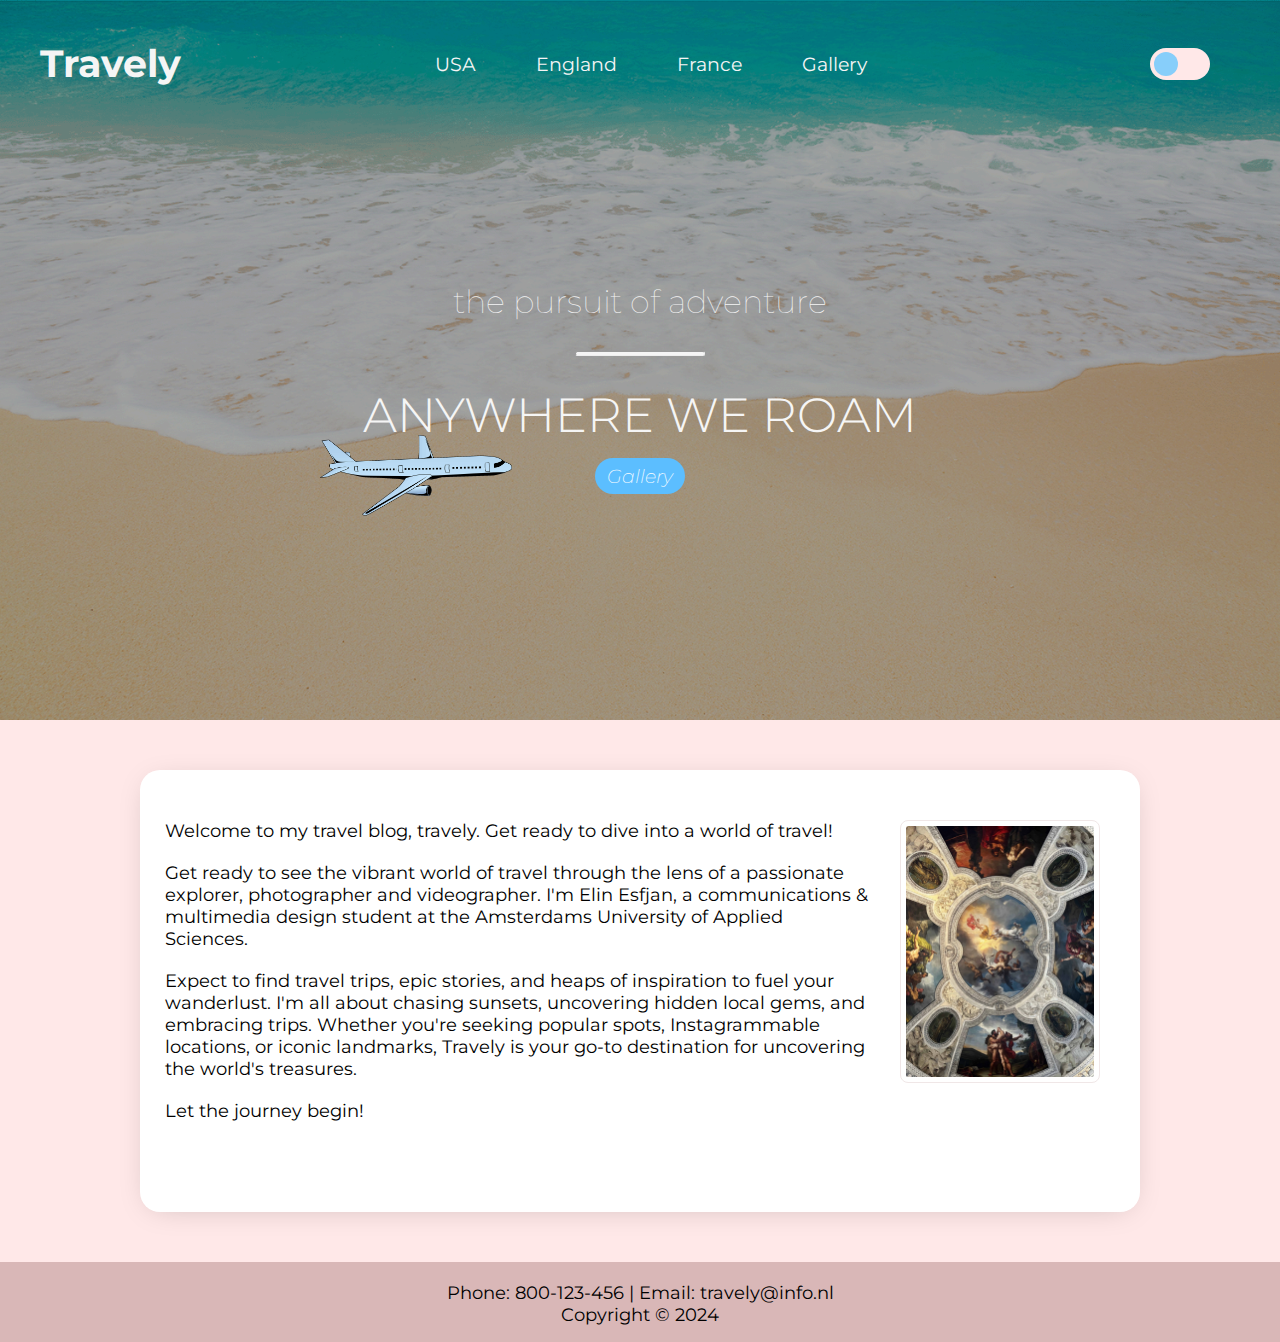
<file: index.html>
<!DOCTYPE html>
<html lang="en">

<head>
  <meta charset="UTF-8">
  <meta name="viewport" content="width=device-width, initial-scale=1,0">
  <title>Travely</title>
  <link href="style.css" rel="stylesheet" type="text/css">
  <style>
    @import url('https://fonts.googleapis.com/css2?family=Montserrat:ital,wght@0,100;0,200;0,300;0,400;0,500;0,600;0,700;0,800;1,100;1,200;1,300;1,400;1,500;1,600;1,700&display=swap');
  </style>
</head>

<body>
  <script src="https://ajax.googleapis.com/ajax/libs/jquery/3.6.0/jquery.min.js"></script>
  <script src="script.js"></script>

  <header class="header-home">

    <nav>
      <a href="index.html">
        <h1 class="logo">Travely</h1>
      </a>
      <ul>
        <li><a href="usa.html">USA</a></li>
        <li><a href="england.html">England</a></li>
        <li><a href="france.html">France</a></li>
        <li><a href="gallery.html">Gallery</a></li>
      </ul>

      <div class="radio-btn">
        <div class="radio-inner"></div>
      </div>
    </nav>

    <section class="container-airplane">
      <label class="airplane">
        <img src="images/vliegtuig-1.png" alt="vliegtuig">
      </label>

      <div class="header-content">
        <h2>the pursuit of adventure</h2>
        <hr>
        <h1>ANYWHERE WE ROAM</h1>
        <div class="zoom">
          <a href="gallery.html" class="ctn">Gallery</a>
        </div>
      </div>
    </section>
  </header>

  <main>
    <section class="reusable-box">
      <div class="wrapper2">
        <img src="images/louvre1.jpg" alt="artwork in the louvre" class="index-image">
        <article class="text-box1">
          <p>Welcome to my travel blog, travely.
            Get ready to dive into a world of travel!</p>
          <p>Get ready to see the vibrant world of travel through the lens of a passionate explorer,
            photographer and videographer. I'm Elin Esfjan, a communications & multimedia design student at the
            Amsterdams University of Applied Sciences.</p>
          <p>Expect to find travel trips, epic stories, and heaps of inspiration to fuel your wanderlust.
            I'm all about chasing sunsets, uncovering hidden local gems, and embracing trips. Whether
            you're seeking popular spots, Instagrammable locations, or iconic landmarks, Travely is your go-to
            destination for uncovering the world's treasures.
          </p>
          <p>Let the journey begin!</p>
        </article>
      </div>
    </section>

    <footer>
      <p>Phone: 800-123-456 | Email: travely@info.nl</p>
      <p>Copyright © 2024</p>
    </footer>
  </main>
</body>

</html>
</file>
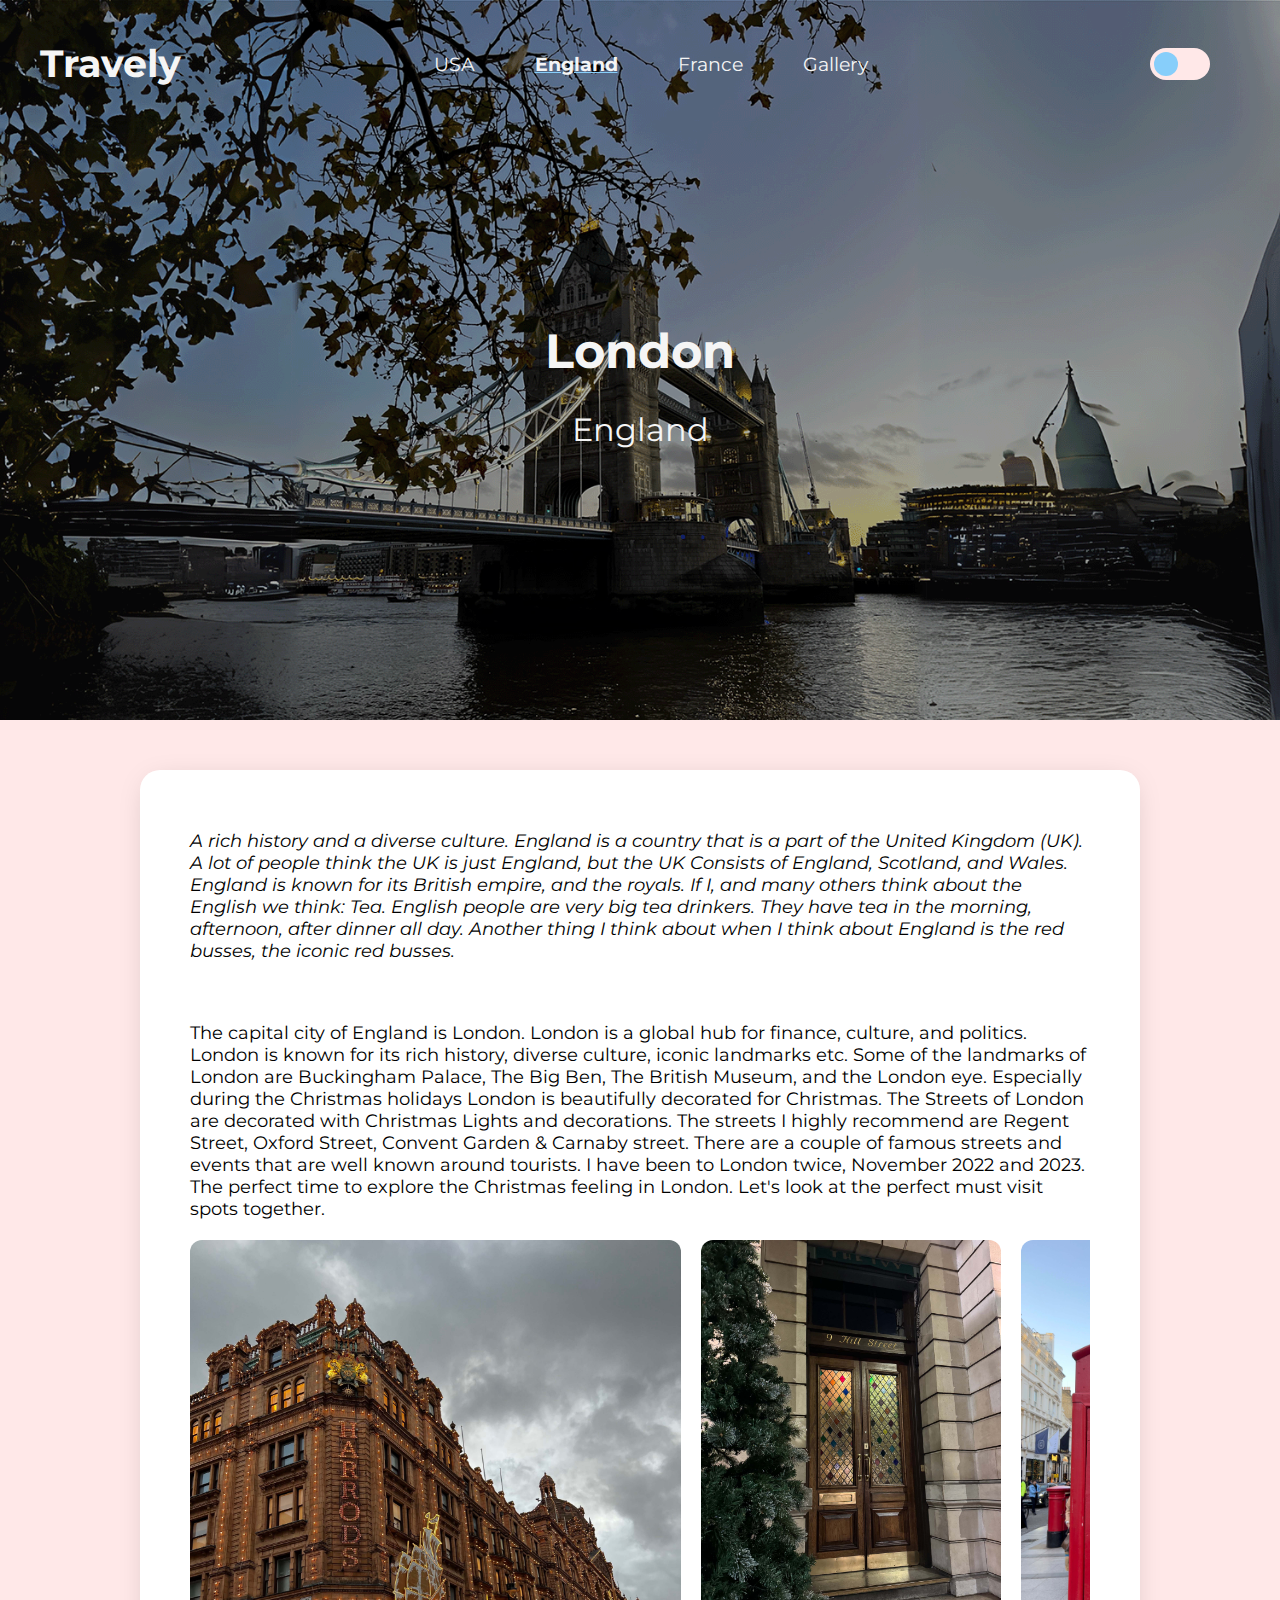
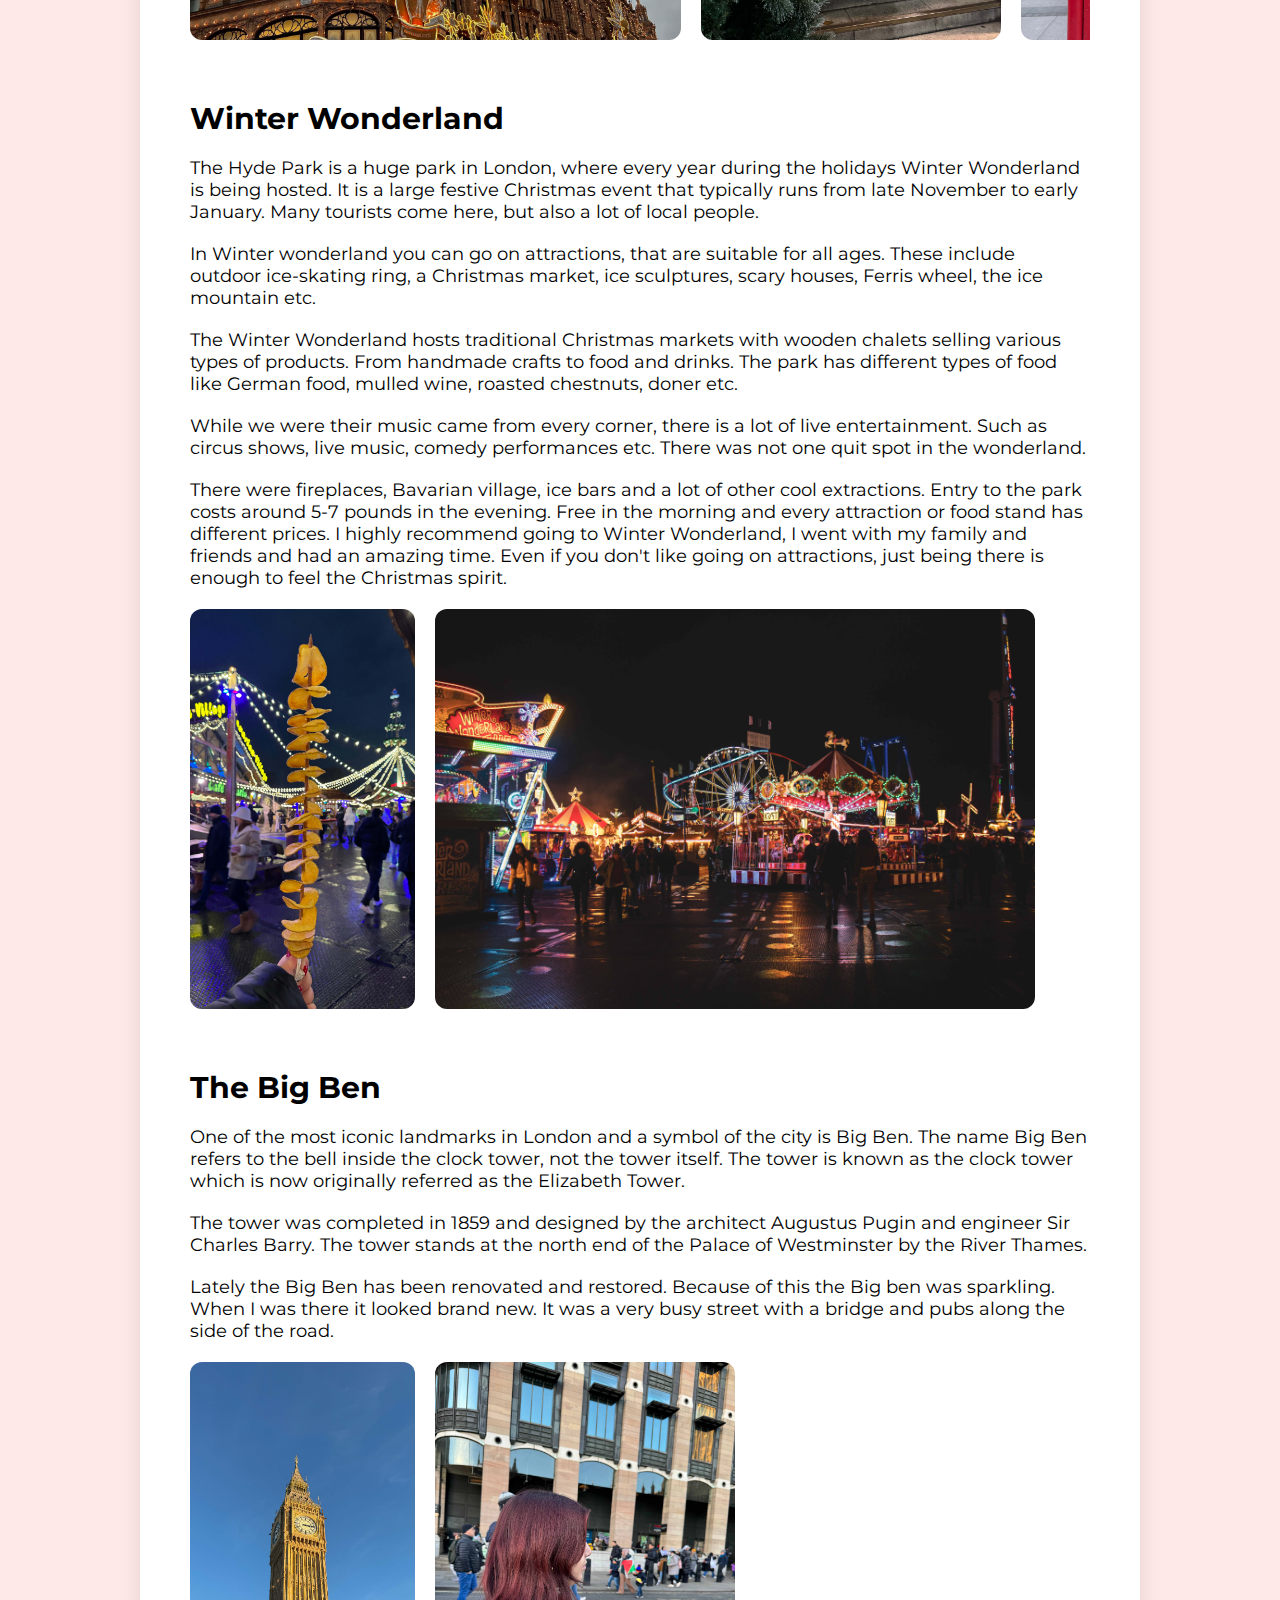
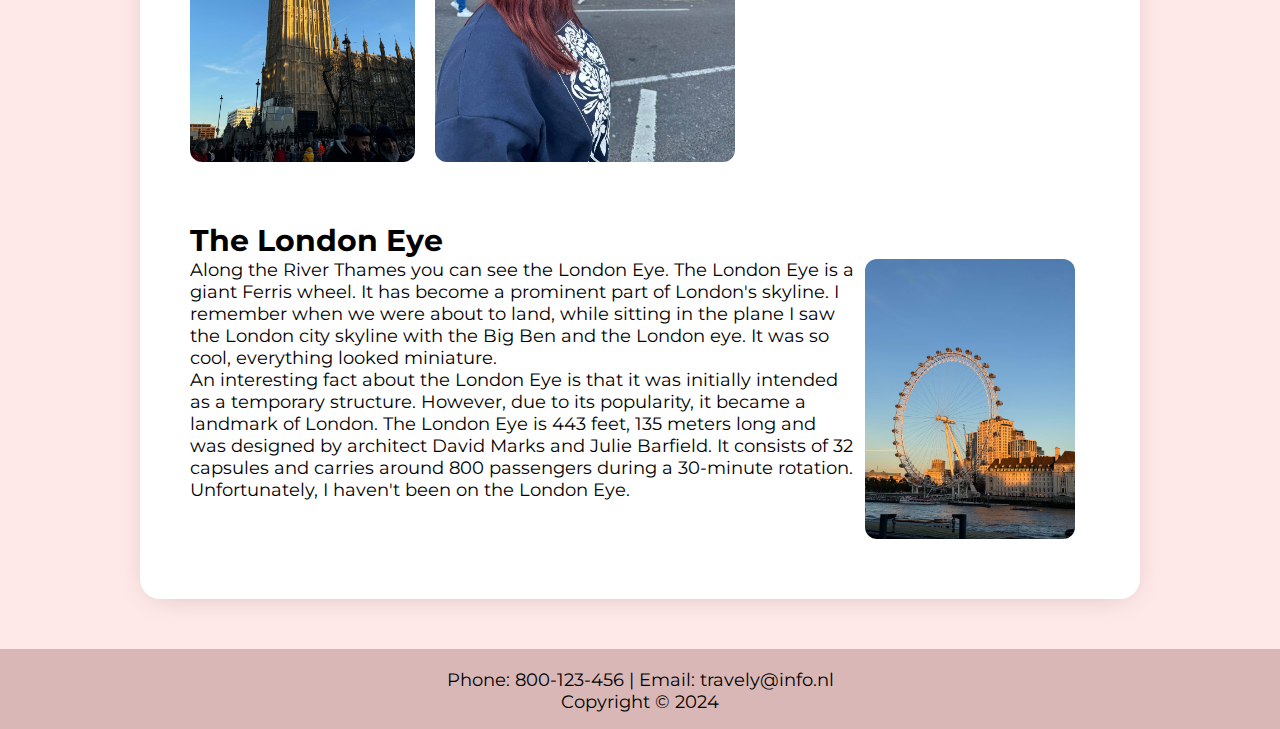
<file: england.html>
<!DOCTYPE html>
<html lang="en">

<head>
  <meta charset="UTF-8">
  <meta name="viewport" content="width=device-width, initial-scale=1.0">
  <title>England</title>
  <link href="style.css" rel="stylesheet" type="text/css">
  <style>
    @import url("https://fonts.googleapis.com/css2?family=Montserrat:ital,wght@0,100;0,200;0,300;0,400;0,500;0,600;0,700;0,800;1,100;1,200;1,300;1,400;1,500;1,600;1,700&display=swap");
  </style>
</head>

<body>
  <script src="https://ajax.googleapis.com/ajax/libs/jquery/3.6.0/jquery.min.js"></script>
  <script src="script.js"></script>
  <header class="header-london">
    <nav>
      <a href="index.html">
        <h1 class="logo">Travely</h1>
      </a>
      <ul>
        <li><a href="usa.html">USA</a></li>
        <li class="active"><a href="england.html">England</a></li>
        <li><a href="france.html">France</a></li>
        <li><a href="gallery.html">Gallery</a></li>
      </ul>

      <div class="radio-btn">
        <div class="radio-inner"></div>
      </div>

    </nav>

    <section class="header-inner">
      <h1>London</h1>
      <h2>England</h2>
    </section>
  </header>

  <main>
    <section class="reusable-box">

      <article class="info-wrapper">
        <p><em>
            A rich history and a diverse culture. England is a country that is a
            part of the United Kingdom (UK). A lot of people think the UK is
            just England, but the UK Consists of England, Scotland, and Wales.
            England is known for its British empire, and the royals. If I, and
            many others think about the English we think: Tea. English people
            are very big tea drinkers. They have tea in the morning, afternoon,
            after dinner all day. Another thing I think about when I think about
            England is the red busses, the iconic red busses. </em></p>
      </article>

      <article class="info-wrapper">
        <p>
          The capital city of England is London. London is a global hub for
          finance, culture, and politics. London is known for its rich history,
          diverse culture, iconic landmarks etc. Some of the landmarks of London
          are Buckingham Palace, The Big Ben, The British Museum, and the London
          eye. Especially during the Christmas holidays London is beautifully
          decorated for Christmas. The Streets of London are decorated with
          Christmas Lights and decorations. The streets I highly recommend are
          Regent Street, Oxford Street, Convent Garden & Carnaby street. There
          are a couple of famous streets and events that are well known around
          tourists. I have been to London twice, November 2022 and 2023. The
          perfect time to explore the Christmas feeling in London. Let's look at
          the perfect must visit spots together.
        </p>
        <div class="images">
          <img src="images/harrods.jpg" alt="harrods">
          <img src="images/street5.jpg" alt="9 hill street">
          <img src="images/street2.jpg" alt="phonebooth in london">
          <img src="images/street3.jpg" alt="regent street in london">
          <img src="images/street4.jpg" alt="the ivy cafe">
        </div>
      </article>

      <section class="info-wrapper">
        <article class="info-layout">
          <h3>Winter Wonderland</h3>
          <p>
            The Hyde Park is a huge park in London, where every year during the
            holidays Winter Wonderland is being hosted. It is a large festive
            Christmas event that typically runs from late November to early
            January. Many tourists come here, but also a lot of local people.
          </p>
          <p>
            In Winter wonderland you can go on attractions, that are suitable for
            all ages. These include outdoor ice-skating ring, a Christmas market,
            ice sculptures, scary houses, Ferris wheel, the ice mountain etc.
          </p>
          <p>
            The Winter Wonderland hosts traditional Christmas markets with wooden
            chalets selling various types of products. From handmade crafts to
            food and drinks. The park has different types of food like German
            food, mulled wine, roasted chestnuts, doner etc.
          </p>
          <p>
            While we were their music came from every corner, there is a lot of
            live entertainment. Such as circus shows, live music, comedy
            performances etc. There was not one quit spot in the wonderland.
          </p>
          <p>
            There were fireplaces, Bavarian village, ice bars and a lot of other
            cool extractions. Entry to the park costs around 5-7 pounds in the
            evening. Free in the morning and every attraction or food stand has
            different prices. I highly recommend going to Winter Wonderland, I
            went with my family and friends and had an amazing time. Even if you
            don't like going on attractions, just being there is enough to feel
            the Christmas spirit. </p>

          <div class="images">
            <img src="images/winterwonderland.jpg" alt="winterwonderland potato tornado">
            <img src="images/winterwonderland-overview.jpg" alt="overview of winter wonderland">
          </div>
        </article>
      </section>


      <section class="info-wrapper">
        <article class="info-layout">
          <h3>The Big Ben</h3>
          <p>
            One of the most iconic landmarks in London and a symbol of the city is
            Big Ben. The name Big Ben refers to the bell inside the clock tower,
            not the tower itself. The tower is known as the clock tower which is
            now originally referred as the Elizabeth Tower.
          </p>
          <p>
            The tower was completed in 1859 and designed by the architect Augustus
            Pugin and engineer Sir Charles Barry. The tower stands at the north
            end of the Palace of Westminster by the River Thames.
          </p>
          <p>
            Lately the Big Ben has been renovated and restored. Because of this
            the Big ben was sparkling. When I was there it looked brand new. It
            was a very busy street with a bridge and pubs along the side of the
            road.
          </p>
          <div class="images">
            <img src="images/bigben.jpg" alt="the big ben building">
            <img src="images/londonme.jpg" alt="the blogger looking at the big ben">
          </div>
        </article>
      </section>

      <section class="info-wrapper">
        <article class="wrapper">
          <h3>The London Eye</h3>
          <img src="images/londoneye.jpg" alt="the london eye" class="londoneye">
          <p>
            Along the River Thames you can see the London Eye. The London Eye is a
            giant Ferris wheel. It has become a prominent part of London's
            skyline. I remember when we were about to land, while sitting in the
            plane I saw the London city skyline with the Big Ben and the London
            eye. It was so cool, everything looked miniature.
          </p>
          <p>
            An interesting fact about the London Eye is that it was initially
            intended as a temporary structure. However, due to its popularity, it
            became a landmark of London. The London Eye is 443 feet, 135 meters
            long and was designed by architect David Marks and Julie Barfield. It
            consists of 32 capsules and carries around 800 passengers during a
            30-minute rotation. Unfortunately, I haven't been on the London Eye.
          </p>
        </article>
      </section>
    </section>
  </main>
  <footer>
    <p>Phone: 800-123-456 | Email: travely@info.nl</p>
    <p>Copyright © 2024</p>
  </footer>
</body>

</html>
</file>
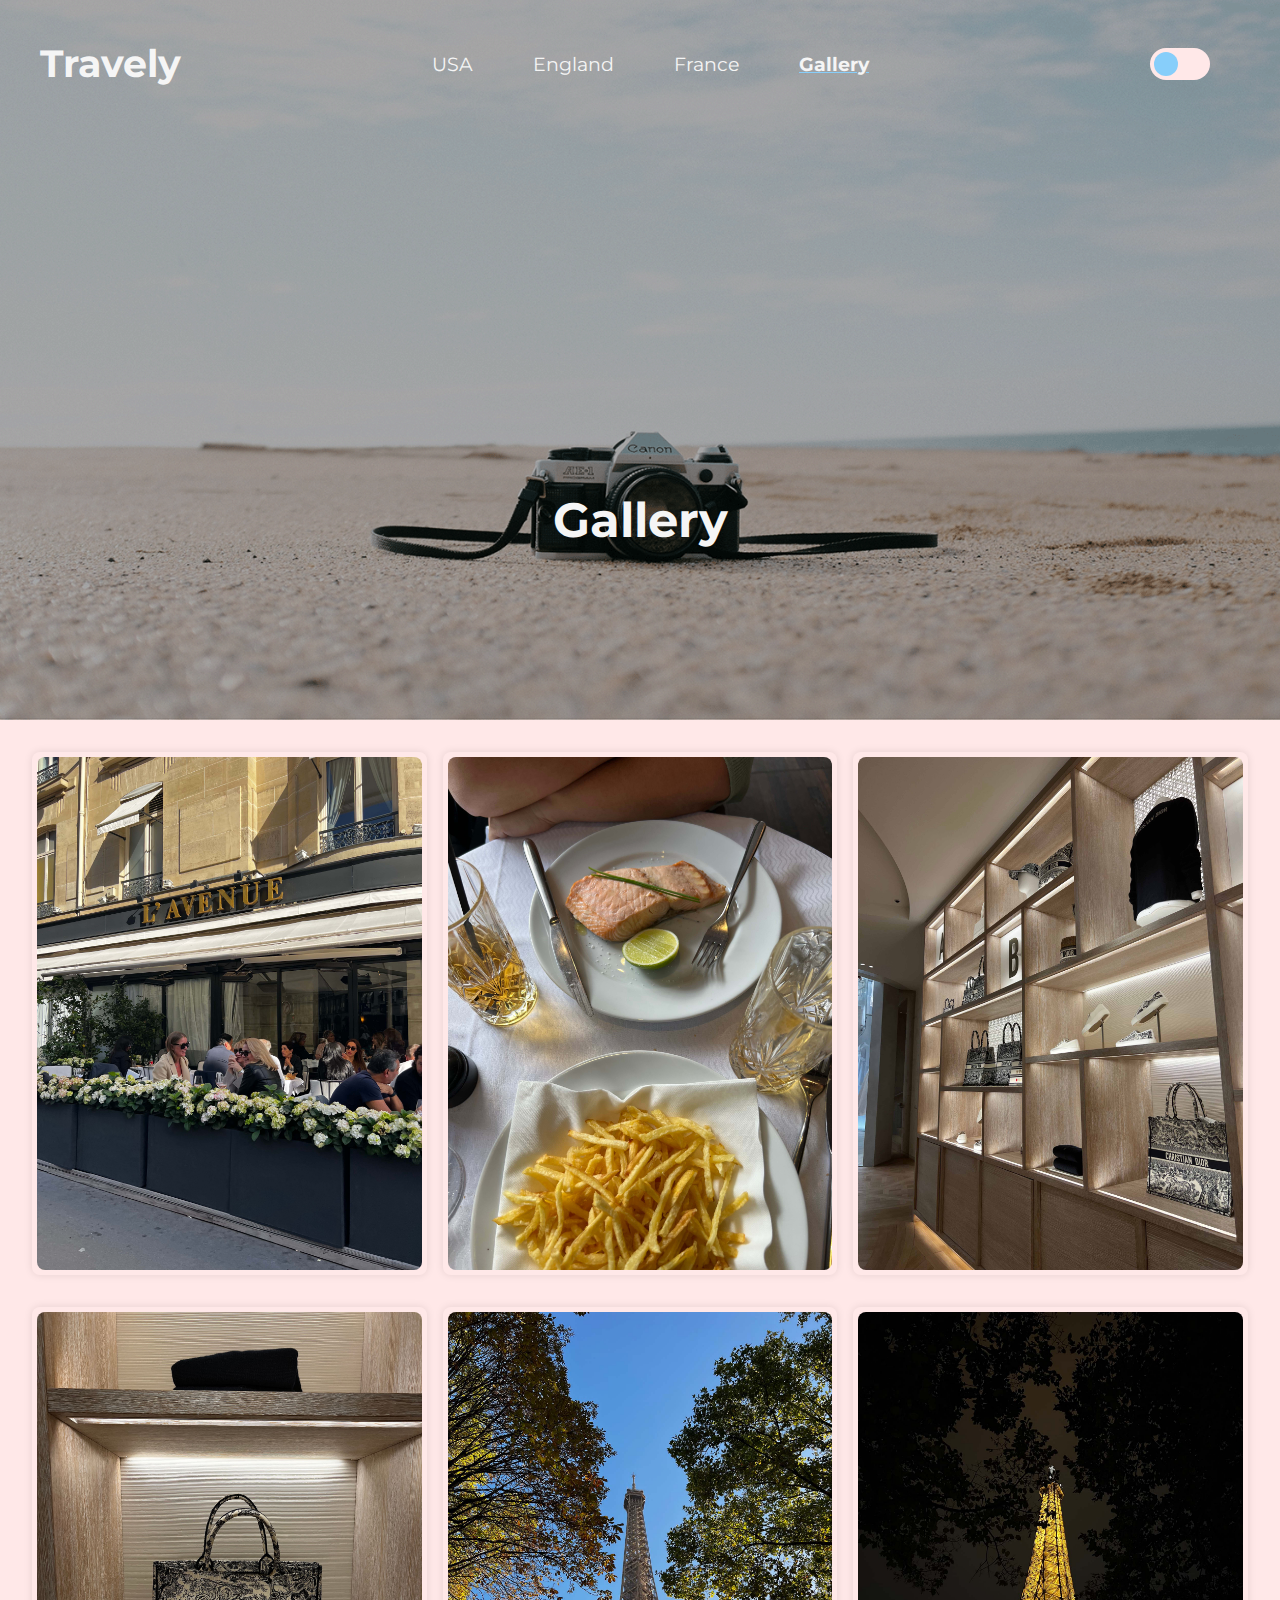
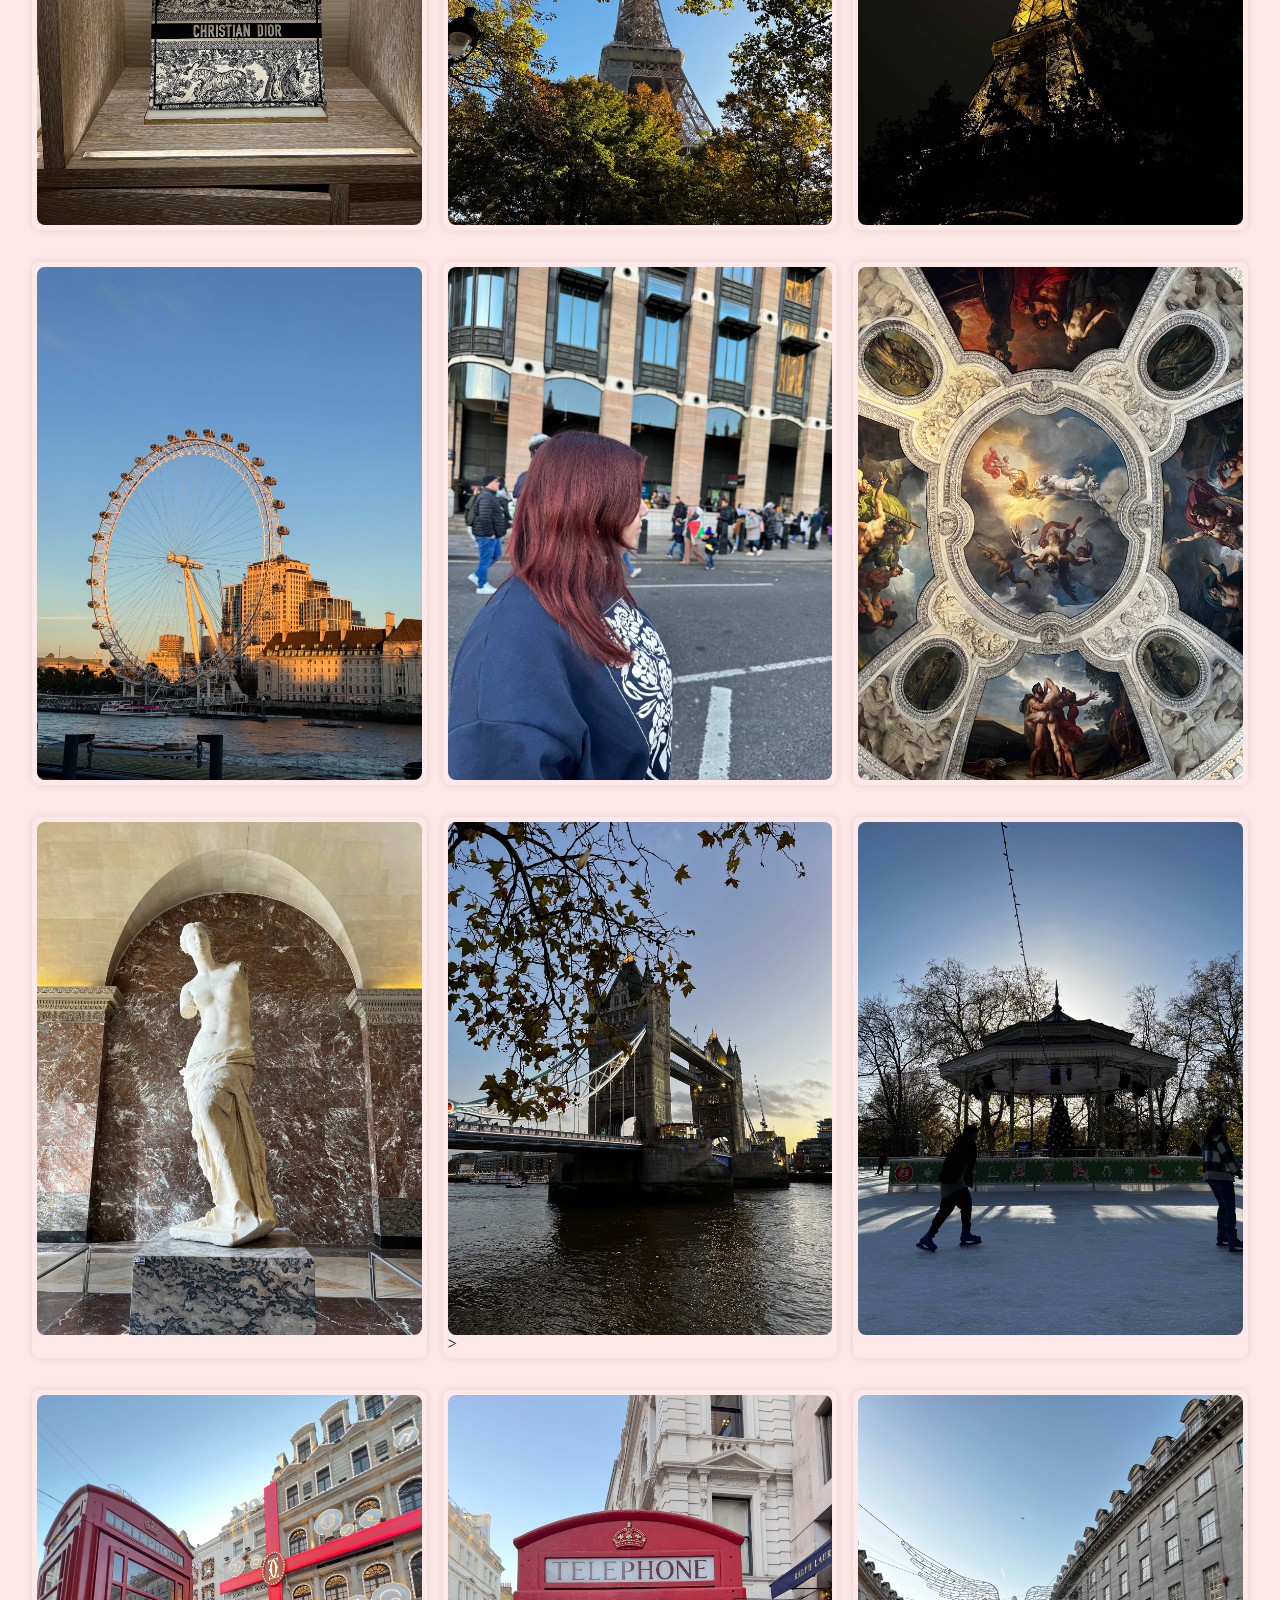
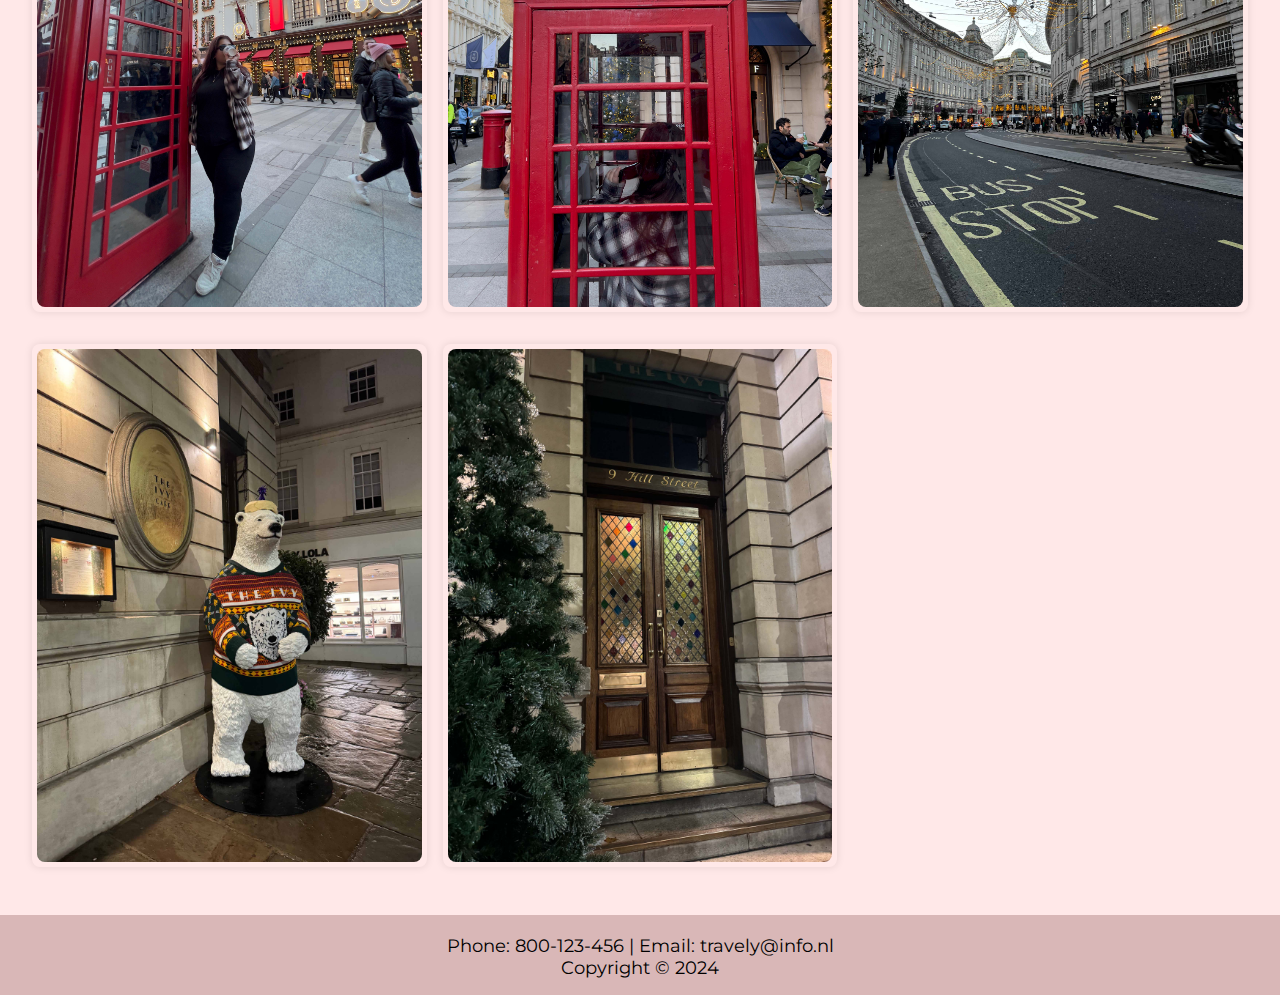
<file: gallery.html>
<!DOCTYPE html>
<html lang="en">

<head>
    <meta charset="UTF-8">
    <meta name="viewport" content="width=device-width, initial-scale=1.0">
    <title>United States of America</title>
    <link href="style.css" rel="stylesheet" type="text/css">
    <style>
        @import url('https://fonts.googleapis.com/css2?family=Montserrat:ital,wght@0,100;0,200;0,300;0,400;0,500;0,600;0,700;0,800;1,100;1,200;1,300;1,400;1,500;1,600;1,700&display=swap');
    </style>

<body>
    <script src="https://ajax.googleapis.com/ajax/libs/jquery/3.6.0/jquery.min.js"></script>
    <script src="script.js"></script>
    <header class="header-gallery">
        <nav>
            <a href="index.html">
                <h1 class="logo">Travely</h1>
            </a>
            <ul>
                <li><a href="usa.html">USA</a></li>
                <li><a href="england.html">England</a></li>
                <li><a href="france.html">France</a></li>
                <li class="active"><a href="gallery.html">Gallery</a></li>
                </ul>
                <div class="radio-btn">
                    <div class="radio-inner"></div>
                  </div>
            
        </nav>

        <section class="header-inner">
            <h1>Gallery</h1>
        </section>
    </header>

    <main>
        <section class="container">
            <figure class="image-container">
                <img src="images/avenue.jpg" alt="l'avenue restaurant">
            </figure>

            <figure class="image-container">
                <img src="images/avenueeten.jpg" alt="food from l'avenue">
            </figure>

            <figure class="image-container">
                <img src="images/diorcatalogus.jpg" alt="the dior catalog on the street of champs-élysées">
            </figure>

            <figure class="image-container">
                <img src="images/diortas.jpg" alt="a bag from dior">
            </figure>

            <figure class="image-container">
                <img src="images/eiffeltower-day.jpg" alt="the eiffeltower during daytime">
            </figure>

            <figure class="image-container">
                <img src="images/eiffeltowernight.jpg" alt="the eiffeltower during nighttime">
            </figure>

            <figure class="image-container">
                <img src="images/londoneye.jpg" alt="the london eye">
            </figure>

            <figure class="image-container">
                <img src="images/londonme.jpg" alt="the blogger in london">
            </figure>

            <figure class="image-container">
                <img src="images/louvre1.jpg" alt="a louvre artwork painting on the wall">
            </figure>

            <figure class="image-container">
                <img src="images/louvre2.jpg" alt="a statue at the louvre">
            </figure>

            <figure class="image-container">
                <img src="images/towerbridge.jpg" alt="tower bridge in london">>
            </figure>

            <figure class="image-container">
                <img src="images/skating.jpg" alt="people that are ice skating at winder wonderland">
            </figure>

            <figure class="image-container">
                <img src="images/street1.jpg" alt="a phone booth in london with the blogger">
            </figure>

            <figure class="image-container">
                <img src="images/street2.jpg" alt="a phone booth in london">
            </figure>

            <figure class="image-container">
                <img src="images/street3.jpg" alt="regent street in london">
            </figure>

            <figure class="image-container">
                <img src="images/street4.jpg" alt="the ivy cafe in london">
            </figure>

            <figure class="image-container">
                <img src="images/street5.jpg" alt="9th hill street in london">
            </figure>
        </section>
    </main>

    <footer>
        <p>Phone: 800-123-456 | Email: travely@info.nl</p>
        <p>Copyright © 2024</p>
    </footer>
</body>

</html>
</file>
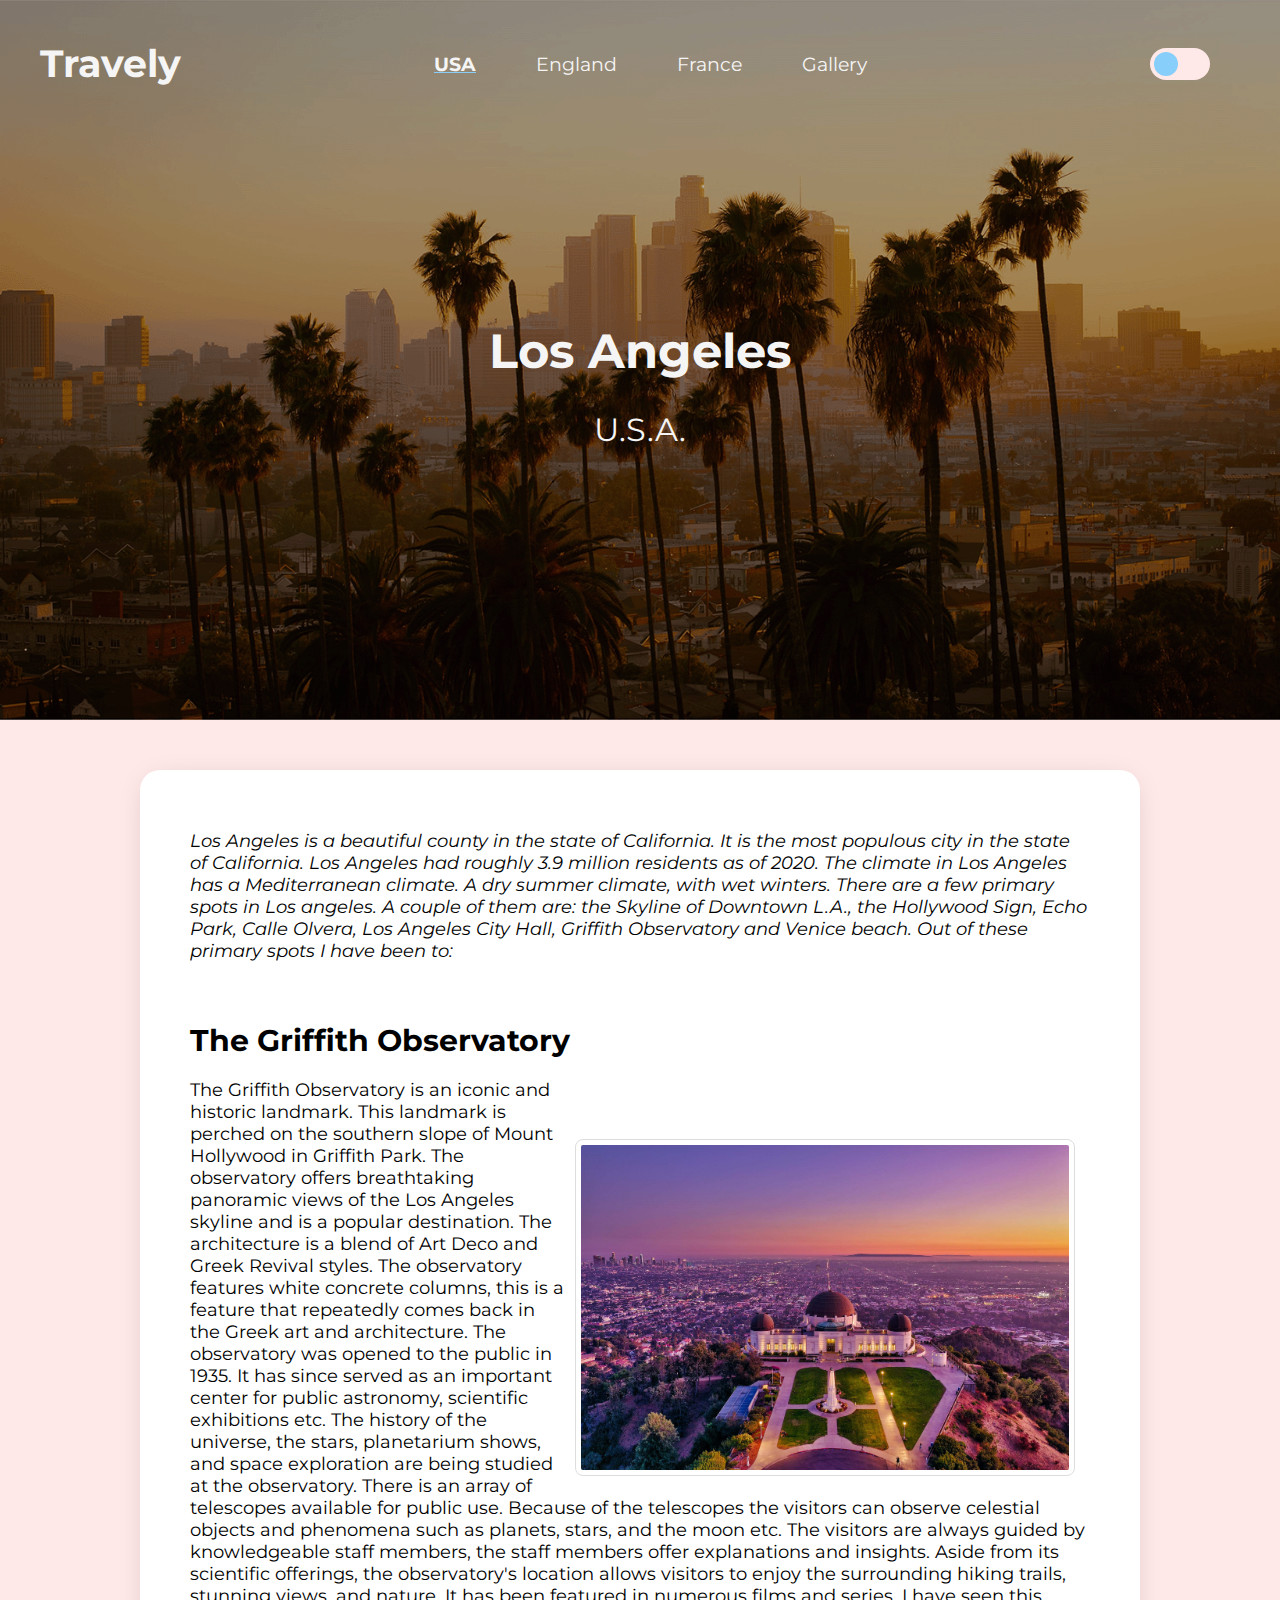
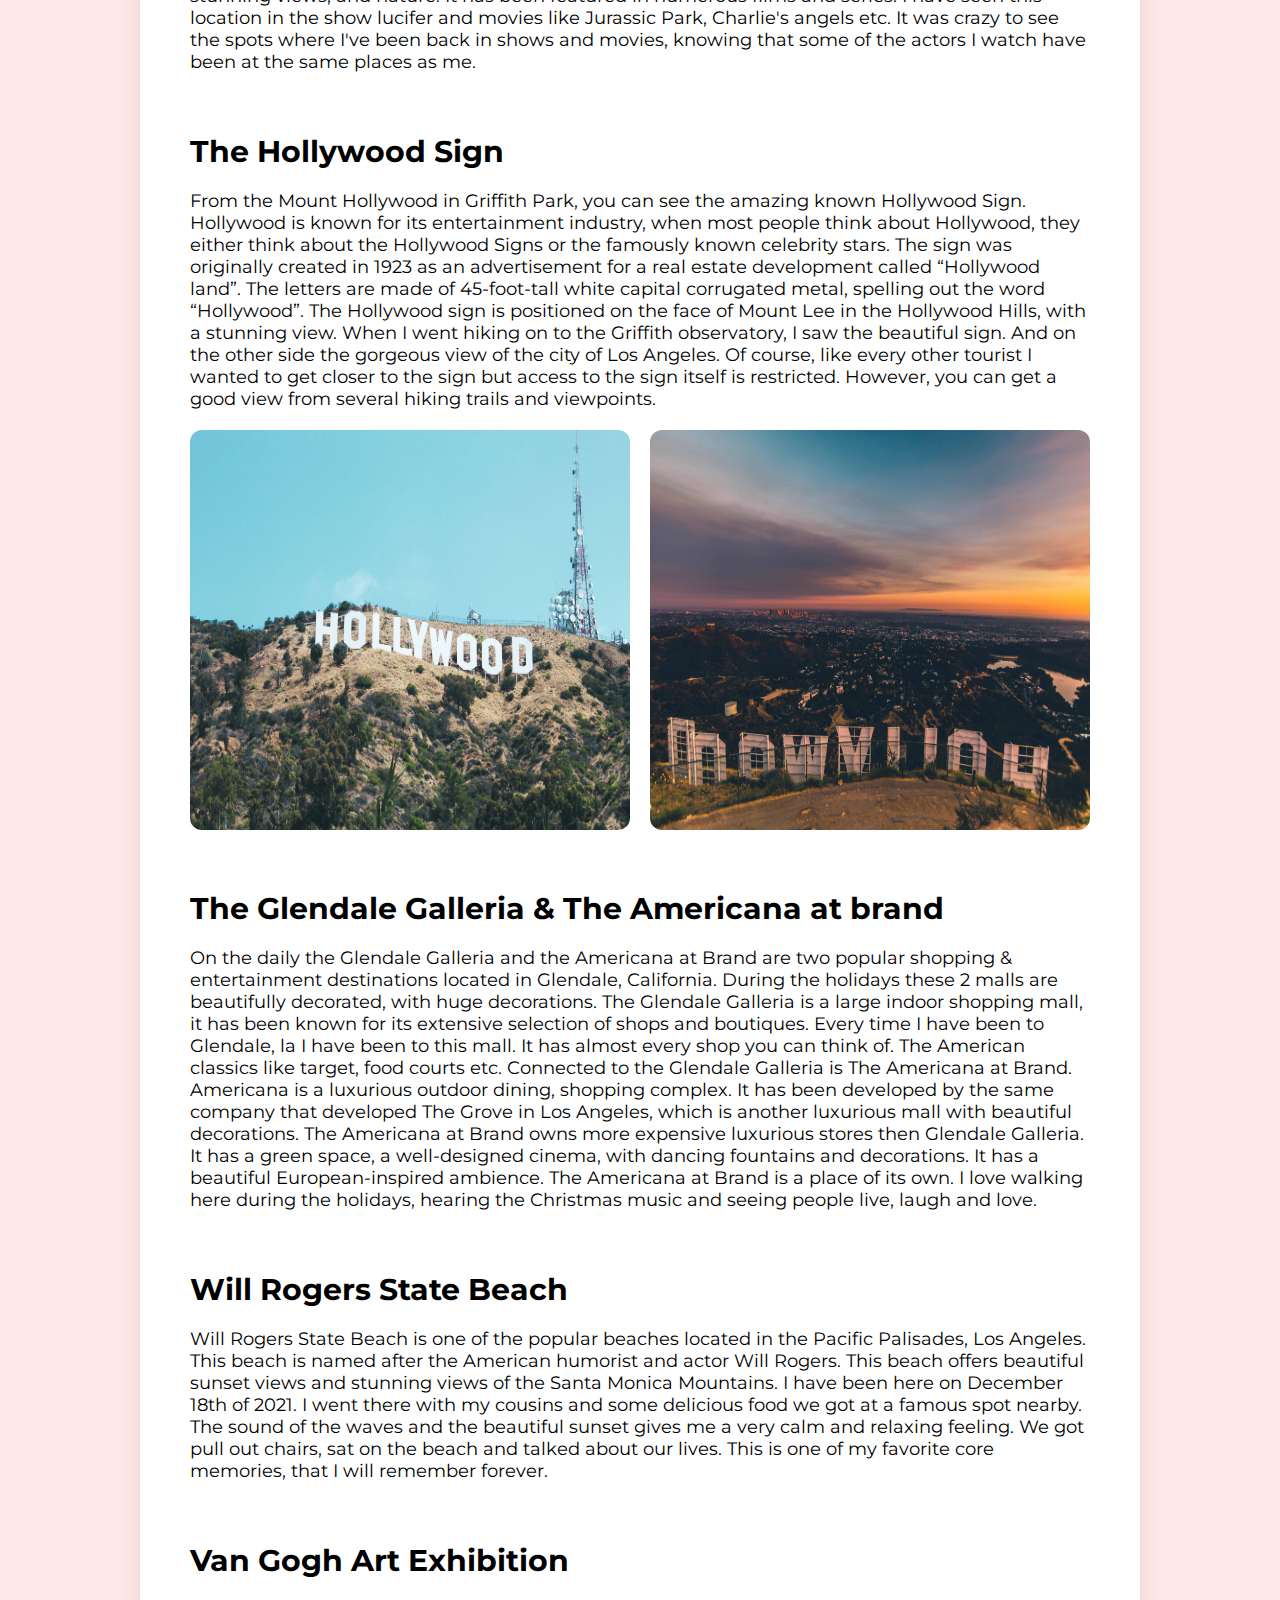
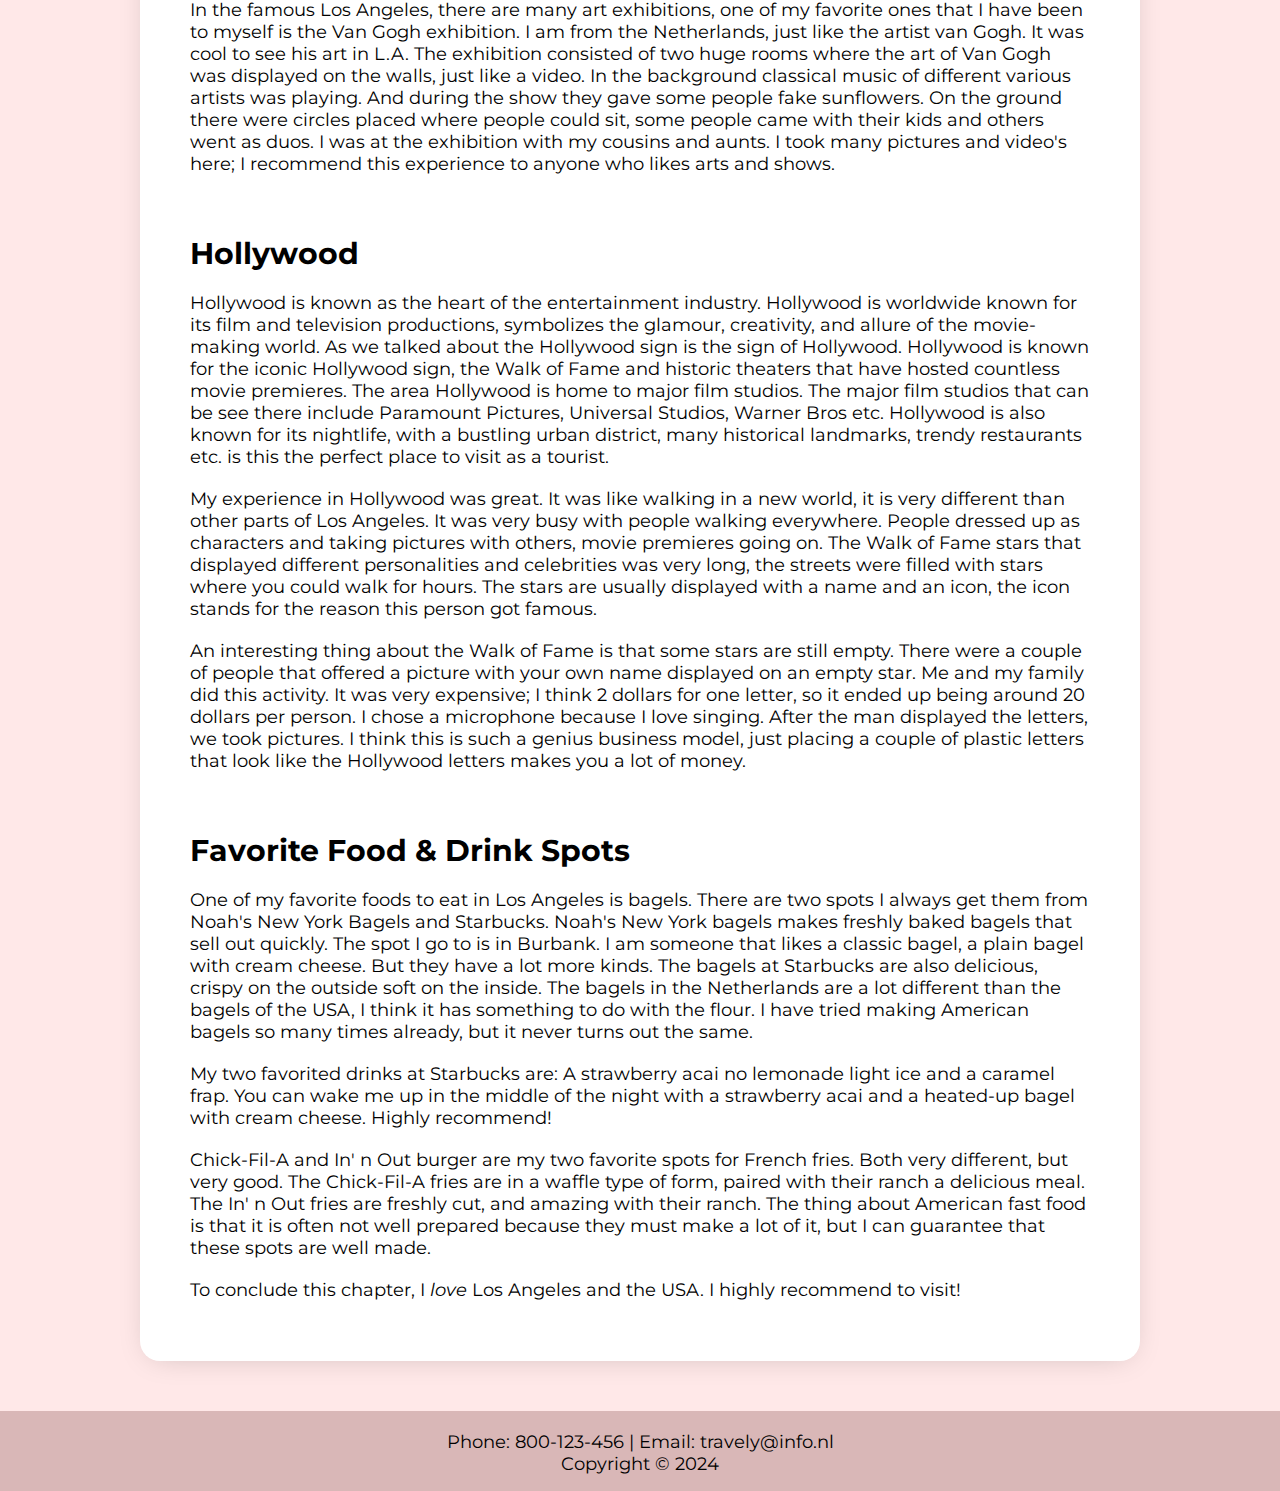
<file: usa.html>
<!DOCTYPE html>
<html lang="en">

<head>
    <meta charset="UTF-8">
    <meta name="viewport" content="width=device-width, initial-scale=1.0">
    <title>United States of America</title>
    <link href="style.css" rel="stylesheet" type="text/css">
    <style>
        @import url('https://fonts.googleapis.com/css2?family=Montserrat:ital,wght@0,100;0,200;0,300;0,400;0,500;0,600;0,700;0,800;1,100;1,200;1,300;1,400;1,500;1,600;1,700&display=swap');
    </style>

<body>
    <script src="https://ajax.googleapis.com/ajax/libs/jquery/3.6.0/jquery.min.js"></script>
    <script src="script.js"></script>
    <header class="header-los-angeles">

        <nav>
            <a href="index.html">
                <h1 class="logo">Travely</h1>
            </a>
            <ul>
                <li class="active"><a href="usa.html">USA</a></li>
                <li><a href="england.html">England</a></li>
                <li><a href="france.html">France</a></li>
                <li><a href="gallery.html">Gallery</a></li>
            </ul>
            <div class="radio-btn">
                <div class="radio-inner"></div>
              </div>

        </nav>

        <section class="header-inner">
            <h1>Los Angeles</h1>
            <h2>U.S.A.</h2>
        </section>
    </header>

    <main>
        <section class="reusable-box">
            <article class="info-wrapper">
                <p> <em>Los Angeles is a beautiful county in the state of California.
                        It is the most populous city in the state of California. Los Angeles had roughly 3.9 million
                        residents as of 2020.
                        The climate in Los Angeles has a Mediterranean climate. A dry summer climate, with wet winters.
                        There are a few primary spots in Los angeles.
                        A couple of them are: the Skyline of Downtown L.A., the Hollywood Sign, Echo Park, Calle Olvera,
                        Los Angeles City Hall,
                        Griffith Observatory and Venice beach.
                        Out of these primary spots I have been to: </em></p>
            </article>

                <section class="info-wrapper">
                    <h3>The Griffith Observatory</h3>

                    <section class="wrapper">
                        <img src="images/griffith.jpg" alt="griffith observatory in Los Angeles"
                            class="griffith-image">
                        <article class="text-box1">
                            <p> The Griffith Observatory is an iconic and historic landmark. This landmark is perched on
                                the
                                southern slope of Mount Hollywood in Griffith Park.
                                The observatory offers breathtaking panoramic views of the Los Angeles skyline and is a
                                popular destination.
                                The architecture is a blend of Art Deco and Greek Revival styles. The observatory
                                features
                                white concrete columns,
                                this is a feature that repeatedly comes back in the Greek art and architecture. The
                                observatory was opened to the public in 1935.
                                It has since served as an important center for public astronomy, scientific exhibitions
                                etc.
                                The history of the universe, the stars, planetarium shows, and space exploration are
                                being
                                studied at the observatory.
                                There is an array of telescopes available for public use. Because of the telescopes the
                                visitors can observe celestial objects
                                and phenomena such as planets, stars, and the moon etc. The visitors are always guided
                                by
                                knowledgeable staff members,
                                the staff members offer explanations and insights.
                                Aside from its scientific offerings, the observatory's location allows visitors to enjoy
                                the
                                surrounding hiking trails,
                                stunning views, and nature. It has been featured in numerous films and series.
                                I have seen this location in the show lucifer and movies like Jurassic Park, Charlie's
                                angels etc.
                                It was crazy to see the spots where I've been back in shows and movies, knowing that
                                some of
                                the actors I watch have been at the same places as me. </p>
                            </article>
                    </section>
                </section>

                <section class="info-wrapper">

                    <h3>The Hollywood Sign</h3>
                    <article class="info-layout">
                        <p> From the Mount Hollywood in Griffith Park, you can see the amazing known Hollywood Sign.
                            Hollywood is known for its entertainment industry, when most people think about Hollywood,
                            they either think about the Hollywood Signs or the famously known celebrity stars. The sign
                            was
                            originally created in 1923 as an advertisement for a real estate development called
                            “Hollywood land”.
                            The letters are made of 45-foot-tall white capital corrugated metal, spelling out the word
                            “Hollywood”.
                            The Hollywood sign is positioned on the face of Mount Lee in the Hollywood Hills, with a
                            stunning view.
                            When I went hiking on to the Griffith observatory, I saw the beautiful sign. And on the
                            other side the
                            gorgeous view of the city of Los Angeles. Of course, like every other tourist I wanted to
                            get closer to
                            the sign but access to the sign itself is restricted. However, you can get a good view from
                            several hiking
                            trails and viewpoints. </p>
                        <div class="images">
                            <img src="images/hollywood-sign.jpg" alt="hollywood sign" class="images">
                            <img src="images/hollywood-sign-view.jpg" alt="view from the hollywood sign"
                                class="images">
                        </div>
                    </article>
                </section>

                <section class="info-wrapper">

                    <h3>The Glendale Galleria & The Americana at brand</h3>
                    <article class="info-layout">
                        <p> On the daily the Glendale Galleria and the Americana at Brand are two popular shopping &
                            entertainment
                            destinations located in Glendale, California. During the holidays these 2 malls are
                            beautifully decorated,
                            with huge decorations. The Glendale Galleria is a large indoor shopping mall, it has been
                            known for its
                            extensive selection of shops and boutiques. Every time I have been to Glendale, la I have
                            been to this mall.
                            It has almost every shop you can think of. The American classics like target, food courts
                            etc.
                            Connected to the Glendale Galleria is The Americana at Brand. Americana is a luxurious
                            outdoor dining, shopping complex.
                            It has been developed by the same company that developed The Grove in Los Angeles, which is
                            another luxurious mall
                            with beautiful decorations. The Americana at Brand owns more expensive luxurious stores then
                            Glendale Galleria.
                            It has a green space, a well-designed cinema, with dancing fountains and decorations. It has
                            a beautiful European-inspired
                            ambience. The Americana at Brand is a place of its own. I love walking here during the
                            holidays, hearing the Christmas music
                            and seeing people live, laugh and love.
                        </p>
                    </article>
                </section>

                <article class="info-wrapper">
                    <h3>Will Rogers State Beach</h3>
                    <p>Will Rogers State Beach is one of the popular beaches located in the Pacific Palisades, Los
                        Angeles. This beach is named after
                        the American humorist and actor Will Rogers. This beach offers beautiful sunset views and
                        stunning views of the Santa Monica Mountains.
                        I have been here on December 18th of 2021. I went there with my cousins and some delicious
                        food we got at a famous spot nearby.
                        The sound of the waves and the beautiful sunset gives me a very calm and relaxing feeling.
                        We got pull out chairs, sat on the beach
                        and talked about our lives. This is one of my favorite core memories, that I will remember
                        forever.
                    </p>
                </article>

                <article class="info-wrapper">

                    <h3>Van Gogh Art Exhibition</h3>
                    <p> In the famous Los Angeles, there are many art exhibitions, one of my favorite ones that I
                        have been to myself is the Van Gogh exhibition.
                        I am from the Netherlands, just like the artist van Gogh. It was cool to see his art in L.A.
                        The exhibition consisted of two huge rooms
                        where the art of Van Gogh was displayed on the walls, just like a video. In the background
                        classical music of different various artists
                        was playing. And during the show they gave some people fake sunflowers. On the ground there
                        were circles placed where people could sit,
                        some people came with their kids and others went as duos. I was at the exhibition with my
                        cousins and aunts. I took many pictures and video's
                        here; I recommend this experience to anyone who likes arts and shows. </p>

                </article>

                <article class="info-wrapper">
                    <h3>Hollywood</h3>
                    <p> Hollywood is known as the heart of the entertainment industry. Hollywood is worldwide known
                        for its film and television productions, symbolizes
                        the glamour, creativity, and allure of the movie-making world. As we talked about the
                        Hollywood sign is the sign of Hollywood. Hollywood is known
                        for the iconic Hollywood sign, the Walk of Fame and historic theaters that have hosted
                        countless movie premieres.
                        The area Hollywood is home to major film studios. The major film studios that can be see
                        there include Paramount Pictures, Universal Studios,
                        Warner Bros etc. Hollywood is also known for its nightlife, with a bustling urban district,
                        many historical landmarks, trendy restaurants etc. is
                        this the perfect place to visit as a tourist. </p>

                    <p>My experience in Hollywood was great. It was like walking in a new world, it is very
                        different than other parts of Los Angeles. It was very busy with
                        people walking everywhere. People dressed up as characters and taking pictures with others,
                        movie premieres going on. The Walk of Fame stars that displayed
                        different personalities and celebrities was very long, the streets were filled with stars
                        where you could walk for hours. The stars are usually displayed with
                        a name and an icon, the icon stands for the reason this person got famous.</p>

                    <p>An interesting thing about the Walk of Fame is that some stars are still empty. There were a
                        couple of people that offered a picture with your own name displayed
                        on an empty star. Me and my family did this activity. It was very expensive; I think 2
                        dollars for one letter, so it ended up being around 20 dollars per person.
                        I chose a microphone because I love singing. After the man displayed the letters, we took
                        pictures. I think this is such a genius business model, just placing a
                        couple of plastic letters that look like the Hollywood letters makes you a lot of money.
                    </p>

                </article>

                <article class="info-wrapper">
                    <h3>Favorite Food & Drink Spots</h3>
                    <p> One of my favorite foods to eat in Los Angeles is bagels. There are two spots I always get
                        them from Noah's New York Bagels and Starbucks. Noah's New York bagels
                        makes freshly baked bagels that sell out quickly. The spot I go to is in Burbank. I am
                        someone that likes a classic bagel, a plain bagel with cream cheese. But they
                        have a lot more kinds. The bagels at Starbucks are also delicious, crispy on the outside
                        soft on the inside. The bagels in the Netherlands are a lot different than the
                        bagels of the USA, I think it has something to do with the flour. I have tried making
                        American bagels so many times already, but it never turns out the same.</p>

                    <p>My two favorited drinks at Starbucks are: A strawberry acai no lemonade light ice and a
                        caramel frap. You can wake me up in the middle of the night with a strawberry
                        acai and a heated-up bagel with cream cheese. Highly recommend!</p>

                    <p>Chick-Fil-A and In' n Out burger are my two favorite spots for French fries. Both very
                        different, but very good. The Chick-Fil-A fries are in a waffle type of form,
                        paired with their ranch a delicious meal. The In' n Out fries are freshly cut, and amazing
                        with their ranch. The thing about American fast food is that it is often not
                        well prepared because they must make a lot of it, but I can guarantee that these spots are
                        well made.</p>

                    <p> To conclude this chapter, I <em>love</em> Los Angeles and the USA. I highly recommend to
                        visit!</p>
                </article>
            </section>
    </main>
    <footer>
        <p>Phone: 800-123-456 | Email: travely@info.nl</p>
        <p>Copyright © 2024</p>
    </footer>
</body>

</html>
</file>
<file: style.css>
* {
    margin: 0em;
    padding: 0em;
    box-sizing: border-box;
}


p {
    font-family: 'Montserrat', sans-serif;
    font-size: 18px;
}
/* navigation bar */

ul {
    list-style: none;
}

a {
    text-decoration: none;
    color: whitesmoke;
    font-size: 1.2em;
}

nav {
    position: absolute;
    top: 0px;
    left: 0px;
    display: flex;
    width: 100%;
    justify-content: space-between;
    align-items: center;
    padding: 40px;
    color: whitesmoke;
    font-family: 'Montserrat', sans-serif;
    z-index: 1
}

nav ul {
    display: flex;
    align-items: center;
}

nav ul li {
    margin: 0 30px;
}

.active,nav ul li a:hover {
    text-decoration: underline;
    text-decoration-color: lightskyblue;
    font-weight: bold;
}

.logo {
    font-size: 2em;
}

body {
    margin: 0;
    padding: 0;
    min-height: 100vh;
    background-color: #ffe8e8;
    align-items: center;
    justify-content: center;
    transition: all 0.6s;
}
  
body.dark {
    background-color: #2d2d2d;
}

body.dark .reusable-box {
    color: white;
    background-color: #353535;
}

.radio-btn {
  width: 60px;
  height: 32px;
  padding: 4px;
  background-color: #ffe8e8;
  border-radius: 50px;
  overflow: hidden;
  cursor: pointer;
  margin: 0 30px;
}

.radio-btn .radio-inner {
  position: relative;
  width: 24px;
  height: 24px;
  background-color: lightskyblue;
  border-radius: 50%;
  transition: all 0.6s;
}

.radio-btn .radio-inner::before {
  content: "";
  position: absolute;
  top: 0;
  left: -60%;
  width: 100%;
  height: 100%;
  background-color: #ffe8e8;
  border-radius: 50%;
  transform: scale(0);
  transition: all 0.6s;
}

.radio-btn .radio-inner.active {
  transform: translateX(calc(60px - 32px));
}

.radio-btn .radio-inner.active::before {
  transform: scale(1.5);
}
/* end navigation bar */

/*header index*/
header {
    width: 100vw;
    height: 100vh;
    background-position: bottom;
    background-size: cover;
    display: flex;
    align-items: center;
    justify-content: center;
    font-family: 'Montserrat', sans-serif;
}

.header-content {
    margin-bottom: 150px;
    margin-top: 200px;
    color: whitesmoke;
    text-align: center;
}

.header-content h1 {
    font-size: 3em;
    margin-top: 30px;
    margin-bottom: 20px;
    font-weight: 300;
}

.header-content h2 {
    font-size: 2em;
    text-align: center;
    font-weight: 100;
    margin-bottom: 30px;
}

hr {
    width: 130px;
    height: 0.3em;
    background: whitesmoke;
    margin: 10px auto;
    border-radius: 5px;
}

.ctn {
    padding: 6px 12px;
    background: #5cbeff;
    border-radius: 30px;
    color: whitesmoke;
    font-family: 'Montserrat', sans-serif;
    font-style: italic;
    font-weight: 200;
    color: rgb(255, 255, 255);
    transition: transform .2s; 
}

.zoom:hover{
    transform: scale(1.2);
}

.container-airplane {
    position: relative;
    width: 100%;
    height: 50vh;
    overflow: hidden;
    display: flex;
    flex-direction: column;
    justify-content: center;
    align-items: center;
}

.airplane {
    position: absolute;
    width: 50%; 
    height: auto;
    left: 50%;
    top: 300px;
    transform: translateX(-50%);
    animation: fly-up 8s linear infinite;
}

.airplane img {
    width: 30%;
    height: 100%;
    object-fit: contain;
}

@keyframes fly-up {
    0% {
        transform: translate(-150%, 20%);
    }

    100% {
        transform: translate(100%, -100%);
    }
}
/*header index end*/

/* headings */
h1 {
    font-size: 10vmin;
    color: whitesmoke;
}

h3 {
    font-family: 'Montserrat', sans-serif;
    font-size: 30px;
} 
/* all headings */

/* headers */
header {
    width: 100%;
    height: 80vh;
    background-position: bottom;
    background-size: cover;
    display: flex;
    align-items: center;
    justify-content: center;
}

header.header-paris{
    background-image: url(images/background-paris.jng);
}

header.header-london{
    background-image: url(images/background-england.png);
}

header.header-los-angeles{
    background-image: url(images/background-usa.png);
}

header.header-home{
    background-image: url(images/background-home.png);
}

header.header-gallery{
    background-image: url(images/gallery-background.png);
}

.header-inner {
    font-family: 'Montserrat', sans-serif;
    text-align: center;
    color: whitesmoke;
}

.header-inner h1 {
    font-size: 3em;
    margin-top: 350px;
    margin-bottom: 30px;   
}

.header-inner h2 {
    font-size: 2em;
    font-weight: 400;
    margin-bottom: 300px;
}
/* headers end */

/* layout content site */
main{
    display:flex;
    flex-direction: column;
    align-items: center;
}

.reusable-box{
    max-width: 1000px;
    display: flex;
    flex-direction: column;
    gap: 40px;
    padding: 0px 25px;
    padding-top: 50px;
    padding-bottom: 50px;
    border-radius: 20px;
    background: #FFF;
    box-shadow: 0px 4px 31px -12px rgba(0, 0, 0, 0.25);    
    margin-top: 50px;
    margin-bottom: 50px;
}

.info-wrapper{
    display: flex;
    flex-direction: column;
    gap: 20px;
    padding: 10px 25px;
}

.info-layout{
    display: flex;
    flex-direction: column;
    align-items: start;
    gap: 20px;
}

.wrapper1 {
    align-items: center;
    margin-top: 20px;
    justify-content: center;
}

.wrapper2 {
    align-items: center;
    justify-content: center;
    height: 38vh;
}

.wrapper2 p {
    margin-bottom: 20px;
}
/* layout content site end */

/* images */
.images{
    display: flex;
    gap: 20px;
    height: 400px;
    overflow-y: auto;
    width: 900px;
}

.images::-webkit-scrollbar {
    display: none;
}

.images img{
    height: 100%;
    border-radius: 12px;
}

.rightimages {
    border-radius: 8px;
    padding: 5px;
    margin-top: 60px;
    margin-left:10px;
    margin-bottom: 20px;
    border: 1px solid #ddd;
    width: 200px;
    float: right;
    margin-right: 15px;
}

.index-image {
    border-radius: 8px;
    padding: 5px;
    margin-left:30px;
    margin-bottom: 200px;
    border: 1px solid #f0e7e7;
    width: 200px;
    float: right;
    margin-right: 15px;
}

.griffith-image {
    border-radius: 8px;
    padding: 5px;
    margin-top: 60px;
    margin-left:10px;
    margin-bottom: 20px;
    border: 1px solid #ddd;
    width: 500px;
    float: right;
    margin-right: 15px;
}

.eiffeltower2 {
    border-radius: 8px;
    padding: 5px;
    margin-top: 60px;
    margin-left: 50px;
    margin-bottom: 20px;
    border: 1px solid #ddd;
    width: 200px;
    float: right;
}

.londoneye {
    border-radius: 12px;
    margin-left:10px;
    width: 210px;
    float: right;
    margin-right: 15px;
}

.container {
    display: grid;
    grid-template-columns: repeat(3, 1fr);
    gap: 16px;
    padding: 16px;
}

.container .image-container{
    overflow: hidden;
    border-radius: 8px;
    box-shadow: 0 0 8px rgba(0, 0, 0, 0.1);
}

.container .image-container img {
    display: block;
    width: 100%;
    height: auto;
    max-width: 400px;
    border-radius: 8px;
    transition: transform 0.3s ease-in-out;
}

.image-container {
    margin-bottom: 16px;
    padding: 5px;
}

.container {
    margin: 16px;
}
.container .image-container:hover img {
    transform: scale(1.2);
}
/* images end */

/* footer */
footer {
    width: 100%;
    min-height: 80px;
    height: 80px;
    padding: 20px 80px ;
    margin: 0px;
    background: #d9b7b7;
    text-align: center;
}

footer p {
    color: rgb(0, 0, 0);
    margin: 0 auto;
}
</file>
